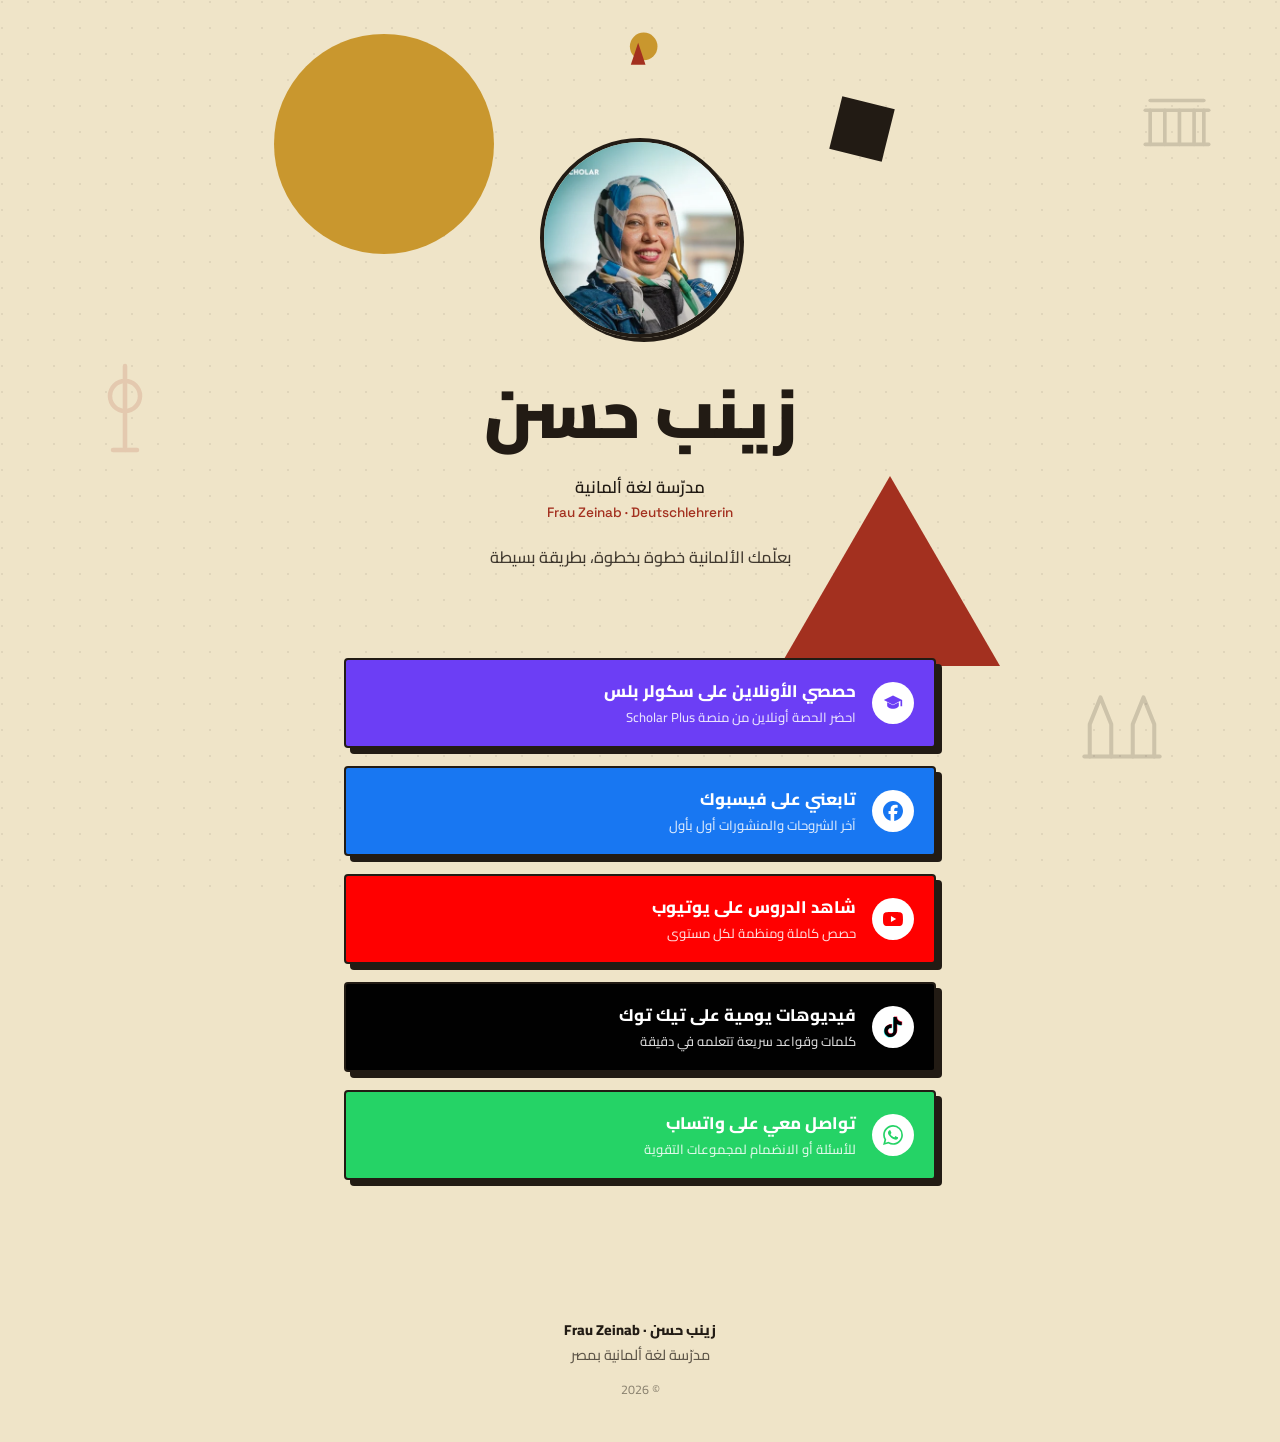
<file: index.html>
<!DOCTYPE html>
<html lang="ar" dir="rtl">
<head>
<meta charset="UTF-8">
<meta name="viewport" content="width=device-width, initial-scale=1">
<title>Frau Zeinab | زينب حسن – مدرّسة لغة ألمانية (Deutschlehrerin)</title>
<meta name="description" content="Frau Zeinab (فراو زينب / Frau Zeinb) – زينب حسن، مدرّسة لغة ألمانية في مصر. دروس أونلاين وشروحات على يوتيوب وتيك توك وفيسبوك، وتواصل مباشر على واتساب.">
<link rel="canonical" href="https://frauzeinb.github.io/Zeinb_Hasan/">

<meta name="google-site-verification" content="QSl1QVHrtYs1H3lke-tbcbSsj3ojiyqwpzMKCUJRWHs" />

<meta property="og:type" content="website">
<meta property="og:locale" content="ar_EG">
<meta property="og:site_name" content="Frau Zeinab – زينب حسن">
<meta property="og:title" content="Frau Zeinab | زينب حسن – مدرّسة لغة ألمانية">
<meta property="og:description" content="بعلّمك الألمانية خطوة بخطوة، بطريقة بسيطة. تابعي دروس Frau Zeinab على يوتيوب وتيك توك وفيسبوك.">
<meta property="og:url" content="https://frauzeinb.github.io/Zeinb_Hasan/">
<meta property="og:image" content="https://frauzeinb.github.io/Zeinb_Hasan/Images/zeinab.webp">
<meta name="twitter:card" content="summary">

<script type="application/ld+json">
{
  "@context": "https://schema.org",
  "@type": "Person",
  "name": "زينب حسن",
  "alternateName": ["Frau Zeinab", "Frau Zeinb", "فراو زينب"],
  "jobTitle": "مدرّسة لغة ألمانية",
  "description": "مدرّسة لغة ألمانية في مصر (Deutschlehrerin)",
  "url": "https://frauzeinb.github.io/Zeinb_Hasan/",
  "image": "https://frauzeinb.github.io/Zeinb_Hasan/Images/zeinab.webp",
  "sameAs": [
    "https://www.facebook.com/share/18jd1ZfiUt/",
    "https://youtube.com/@zeinabhassan-k5b",
    "https://www.tiktok.com/@alkabira_frau_zeinab"
  ]
}
</script>

<link rel="preconnect" href="https://fonts.googleapis.com">
<link rel="preconnect" href="https://fonts.gstatic.com" crossorigin>
<link href="https://fonts.googleapis.com/css2?family=Cairo:wght@500;600;800;900&family=Space+Grotesk:wght@500;700&display=swap" rel="stylesheet">
<link rel="stylesheet" href="style.css">
<link rel="icon" type="image/png" sizes="32x32" href="favicon-32.png?v=3">
<link rel="icon" type="image/png" sizes="192x192" href="favicon-192.png?v=3">
<link rel="icon" type="image/x-icon" href="favicon.ico?v=3">
<link rel="apple-touch-icon" href="apple-touch-icon.png?v=3">
</head>
<body>

<div class="landmarks" aria-hidden="true">
  <div class="landmark landmark--gate">
    <svg viewBox="0 0 64 64" fill="none" stroke="currentColor" stroke-width="3" stroke-linecap="round">
      <line x1="10" y1="52" x2="10" y2="24"/>
      <line x1="22" y1="52" x2="22" y2="24"/>
      <line x1="34" y1="52" x2="34" y2="24"/>
      <line x1="46" y1="52" x2="46" y2="24"/>
      <line x1="54" y1="52" x2="54" y2="24"/>
      <line x1="6" y1="24" x2="58" y2="24"/>
      <line x1="10" y1="16" x2="54" y2="16"/>
      <line x1="6" y1="52" x2="58" y2="52"/>
    </svg>
  </div>
  <div class="landmark landmark--tower">
    <svg viewBox="0 0 64 64" fill="none" stroke="currentColor" stroke-width="3" stroke-linecap="round">
      <line x1="32" y1="60" x2="32" y2="10"/>
      <circle cx="32" cy="24" r="10"/>
      <line x1="32" y1="10" x2="32" y2="4"/>
      <line x1="24" y1="60" x2="40" y2="60"/>
    </svg>
  </div>
  <div class="landmark landmark--dom">
    <svg viewBox="0 0 64 64" fill="none" stroke="currentColor" stroke-width="3" stroke-linecap="round" stroke-linejoin="round">
      <polyline points="8,54 8,30 16,10 24,30 24,54"/>
      <polyline points="40,54 40,30 48,10 56,30 56,54"/>
      <line x1="4" y1="54" x2="60" y2="54"/>
    </svg>
  </div>
</div>

<header>
  <svg class="mark" viewBox="0 0 100 100" role="img" aria-label="شعار زينب حسن">
    <circle cx="58" cy="40" r="30" fill="var(--gold, #c9972e)"></circle>
    <polygon points="30,80 62,80 46,32" fill="var(--red, #a3301f)"></polygon>
  </svg>
</header>

<main>
  <section class="hero">
    <div class="shape circle" aria-hidden="true"></div>
    <div class="shape triangle" aria-hidden="true"></div>
    <div class="shape square" aria-hidden="true"></div>

    <div class="avatar">
      <img src="Images/zeinab.webp" alt="Frau Zeinab – صورة زينب حسن، مدرّسة اللغة الألمانية" loading="lazy">
    </div>

    <h1>زينب حسن</h1>
    <p class="role">مدرّسة لغة ألمانية<span class="de" lang="de">Frau Zeinab · Deutschlehrerin</span></p>
    <p class="tagline">بعلّمك الألمانية خطوة بخطوة، بطريقة بسيطة</p>
  </section>

  <section class="links" aria-label="روابط التواصل">
    <a class="tile tile--scholar" href="https://scholar-plus.co/#/" target="_blank" rel="noopener">
      <span class="tile-icon" aria-hidden="true">
        <svg viewBox="0 0 24 24" xmlns="http://www.w3.org/2000/svg">
          <path fill="currentColor" d="M12 3 1 8.5 12 14l9-4.64V16h2V8.5L12 3Zm-7 8.18V15c0 2.21 3.13 4 7 4s7-1.79 7-4v-3.82l-7 3.64-7-3.64Z"/>
        </svg>
      </span>
      <span class="tile-text">
        <strong>حصصي الأونلاين على سكولر بلس</strong>
        <small>احضر الحصة أونلاين من منصة Scholar Plus</small>
      </span>
    </a>

    <a class="tile tile--facebook" href="https://www.facebook.com/share/18jd1ZfiUt/" target="_blank" rel="noopener">
      <span class="tile-icon" aria-hidden="true">
        <svg viewBox="0 0 24 24" xmlns="http://www.w3.org/2000/svg">
          <path fill="currentColor" d="M9.101 23.691v-7.98H6.627v-3.667h2.474v-1.58c0-4.085 1.848-5.978 5.858-5.978.401 0 .955.042 1.468.103a8.68 8.68 0 0 1 1.141.195v3.325a8.623 8.623 0 0 0-.653-.036 26.805 26.805 0 0 0-.733-.009c-.707 0-1.259.096-1.675.309a1.686 1.686 0 0 0-.679.622c-.258.42-.374.995-.374 1.752v1.297h3.919l-.386 2.103-.287 1.564h-3.246v8.245C19.396 23.238 24 18.179 24 12.044c0-6.627-5.373-12-12-12s-12 5.373-12 12c0 5.628 3.874 10.35 9.101 11.647Z"/>
        </svg>
      </span>
      <span class="tile-text">
        <strong>تابعني على فيسبوك</strong>
        <small>آخر الشروحات والمنشورات أول بأول</small>
      </span>
    </a>

    <a class="tile tile--youtube" href="https://youtube.com/@zeinabhassan-k5b?si=cRQui73JrjEG9nKo" target="_blank" rel="noopener">
      <span class="tile-icon" aria-hidden="true">
        <svg viewBox="0 0 24 24" xmlns="http://www.w3.org/2000/svg">
          <path fill="currentColor" d="M23.498 6.186a3.016 3.016 0 0 0-2.122-2.136C19.505 3.545 12 3.545 12 3.545s-7.505 0-9.377.505A3.017 3.017 0 0 0 .502 6.186C0 8.07 0 12 0 12s0 3.93.502 5.814a3.016 3.016 0 0 0 2.122 2.136c1.871.505 9.376.505 9.376.505s7.505 0 9.377-.505a3.015 3.015 0 0 0 2.122-2.136C24 15.93 24 12 24 12s0-3.93-.502-5.814zM9.545 15.568V8.432L15.818 12l-6.273 3.568z"/>
        </svg>
      </span>
      <span class="tile-text">
        <strong>شاهد الدروس على يوتيوب</strong>
        <small>حصص كاملة ومنظمة لكل مستوى</small>
      </span>
    </a>

    <a class="tile tile--tiktok" href="https://www.tiktok.com/@alkabira_frau_zeinab?_t=zs-8tv0kh1dloj&_r=1" target="_blank" rel="noopener">
      <span class="tile-icon" aria-hidden="true">
        <svg viewBox="0 0 24 24" xmlns="http://www.w3.org/2000/svg">
          <path class="tt-cyan" d="M12.525.02c1.31-.02 2.61-.01 3.91-.02.08 1.53.63 3.09 1.75 4.17 1.12 1.11 2.7 1.62 4.24 1.79v4.03c-1.44-.05-2.89-.35-4.2-.97-.57-.26-1.1-.59-1.62-.93-.01 2.92.01 5.84-.02 8.75-.08 1.4-.54 2.79-1.35 3.94-1.31 1.92-3.58 3.17-5.91 3.21-1.43.08-2.86-.31-4.08-1.03-2.02-1.19-3.44-3.37-3.65-5.71-.02-.5-.03-1-.01-1.49.18-1.9 1.12-3.72 2.58-4.96 1.66-1.44 3.98-2.13 6.15-1.72.02 1.48-.04 2.96-.04 4.44-.99-.32-2.15-.23-3.02.37-.63.41-1.11 1.04-1.36 1.75-.21.51-.15 1.07-.14 1.61.24 1.64 1.82 3.02 3.5 2.87 1.12-.01 2.19-.66 2.77-1.61.19-.33.4-.67.41-1.06.1-1.79.06-3.57.07-5.36.01-4.03-.01-8.05.02-12.07z"/>
          <path class="tt-pink" d="M12.525.02c1.31-.02 2.61-.01 3.91-.02.08 1.53.63 3.09 1.75 4.17 1.12 1.11 2.7 1.62 4.24 1.79v4.03c-1.44-.05-2.89-.35-4.2-.97-.57-.26-1.1-.59-1.62-.93-.01 2.92.01 5.84-.02 8.75-.08 1.4-.54 2.79-1.35 3.94-1.31 1.92-3.58 3.17-5.91 3.21-1.43.08-2.86-.31-4.08-1.03-2.02-1.19-3.44-3.37-3.65-5.71-.02-.5-.03-1-.01-1.49.18-1.9 1.12-3.72 2.58-4.96 1.66-1.44 3.98-2.13 6.15-1.72.02 1.48-.04 2.96-.04 4.44-.99-.32-2.15-.23-3.02.37-.63.41-1.11 1.04-1.36 1.75-.21.51-.15 1.07-.14 1.61.24 1.64 1.82 3.02 3.5 2.87 1.12-.01 2.19-.66 2.77-1.61.19-.33.4-.67.41-1.06.1-1.79.06-3.57.07-5.36.01-4.03-.01-8.05.02-12.07z"/>
          <path class="tt-main" d="M12.525.02c1.31-.02 2.61-.01 3.91-.02.08 1.53.63 3.09 1.75 4.17 1.12 1.11 2.7 1.62 4.24 1.79v4.03c-1.44-.05-2.89-.35-4.2-.97-.57-.26-1.1-.59-1.62-.93-.01 2.92.01 5.84-.02 8.75-.08 1.4-.54 2.79-1.35 3.94-1.31 1.92-3.58 3.17-5.91 3.21-1.43.08-2.86-.31-4.08-1.03-2.02-1.19-3.44-3.37-3.65-5.71-.02-.5-.03-1-.01-1.49.18-1.9 1.12-3.72 2.58-4.96 1.66-1.44 3.98-2.13 6.15-1.72.02 1.48-.04 2.96-.04 4.44-.99-.32-2.15-.23-3.02.37-.63.41-1.11 1.04-1.36 1.75-.21.51-.15 1.07-.14 1.61.24 1.64 1.82 3.02 3.5 2.87 1.12-.01 2.19-.66 2.77-1.61.19-.33.4-.67.41-1.06.1-1.79.06-3.57.07-5.36.01-4.03-.01-8.05.02-12.07z"/>
        </svg>
      </span>
      <span class="tile-text">
        <strong>فيديوهات يومية على تيك توك</strong>
        <small>كلمات وقواعد سريعة تتعلمه في دقيقة</small>
      </span>
    </a>

    <a class="tile tile--whatsapp" href="https://wa.link/e1ibyf" target="_blank" rel="noopener">
      <span class="tile-icon" aria-hidden="true">
        <svg viewBox="0 0 24 24" xmlns="http://www.w3.org/2000/svg">
          <path fill="currentColor" d="M17.472 14.382c-.297-.149-1.758-.867-2.03-.967-.273-.099-.471-.148-.67.15-.197.297-.767.966-.94 1.164-.173.199-.347.223-.644.075-.297-.15-1.255-.463-2.39-1.475-.883-.788-1.48-1.761-1.653-2.059-.173-.297-.018-.458.13-.606.134-.133.298-.347.446-.52.149-.174.198-.298.298-.497.099-.198.05-.371-.025-.52-.075-.149-.669-1.612-.916-2.207-.242-.579-.487-.5-.669-.51-.173-.008-.371-.01-.57-.01-.198 0-.52.074-.792.372-.272.297-1.04 1.016-1.04 2.479 0 1.462 1.065 2.875 1.213 3.074.149.198 2.096 3.2 5.077 4.487.709.306 1.262.489 1.694.625.712.227 1.36.195 1.871.118.571-.085 1.758-.719 2.006-1.413.248-.694.248-1.289.173-1.413-.074-.124-.272-.198-.57-.347m-5.421 7.403h-.004a9.87 9.87 0 0 1-5.031-1.378l-.361-.214-3.741.982.998-3.648-.235-.374a9.86 9.86 0 0 1-1.51-5.26c.001-5.45 4.436-9.884 9.888-9.884 2.64 0 5.122 1.03 6.988 2.898a9.825 9.825 0 0 1 2.893 6.994c-.003 5.45-4.437 9.884-9.885 9.884m8.413-18.297A11.815 11.815 0 0 0 12.05 0C5.495 0 .16 5.335.157 11.892c0 2.096.547 4.142 1.588 5.945L.057 24l6.305-1.654a11.882 11.882 0 0 0 5.683 1.448h.005c6.554 0 11.89-5.335 11.893-11.893a11.821 11.821 0 0 0-3.48-8.413Z"/>
        </svg>
      </span>
      <span class="tile-text">
        <strong>تواصل معي على واتساب</strong>
        <small>للأسئلة أو الانضمام لمجموعات التقوية</small>
      </span>
    </a>
  </section>
</main>

<footer>
  <p class="top-name">زينب حسن · Frau Zeinab</p>
  <p class="sub">مدرّسة لغة ألمانية بمصر</p>
  <p class="year">© <span id="year"></span></p>
</footer>

<script src="script.js"></script>

</body>
</html>
</file>
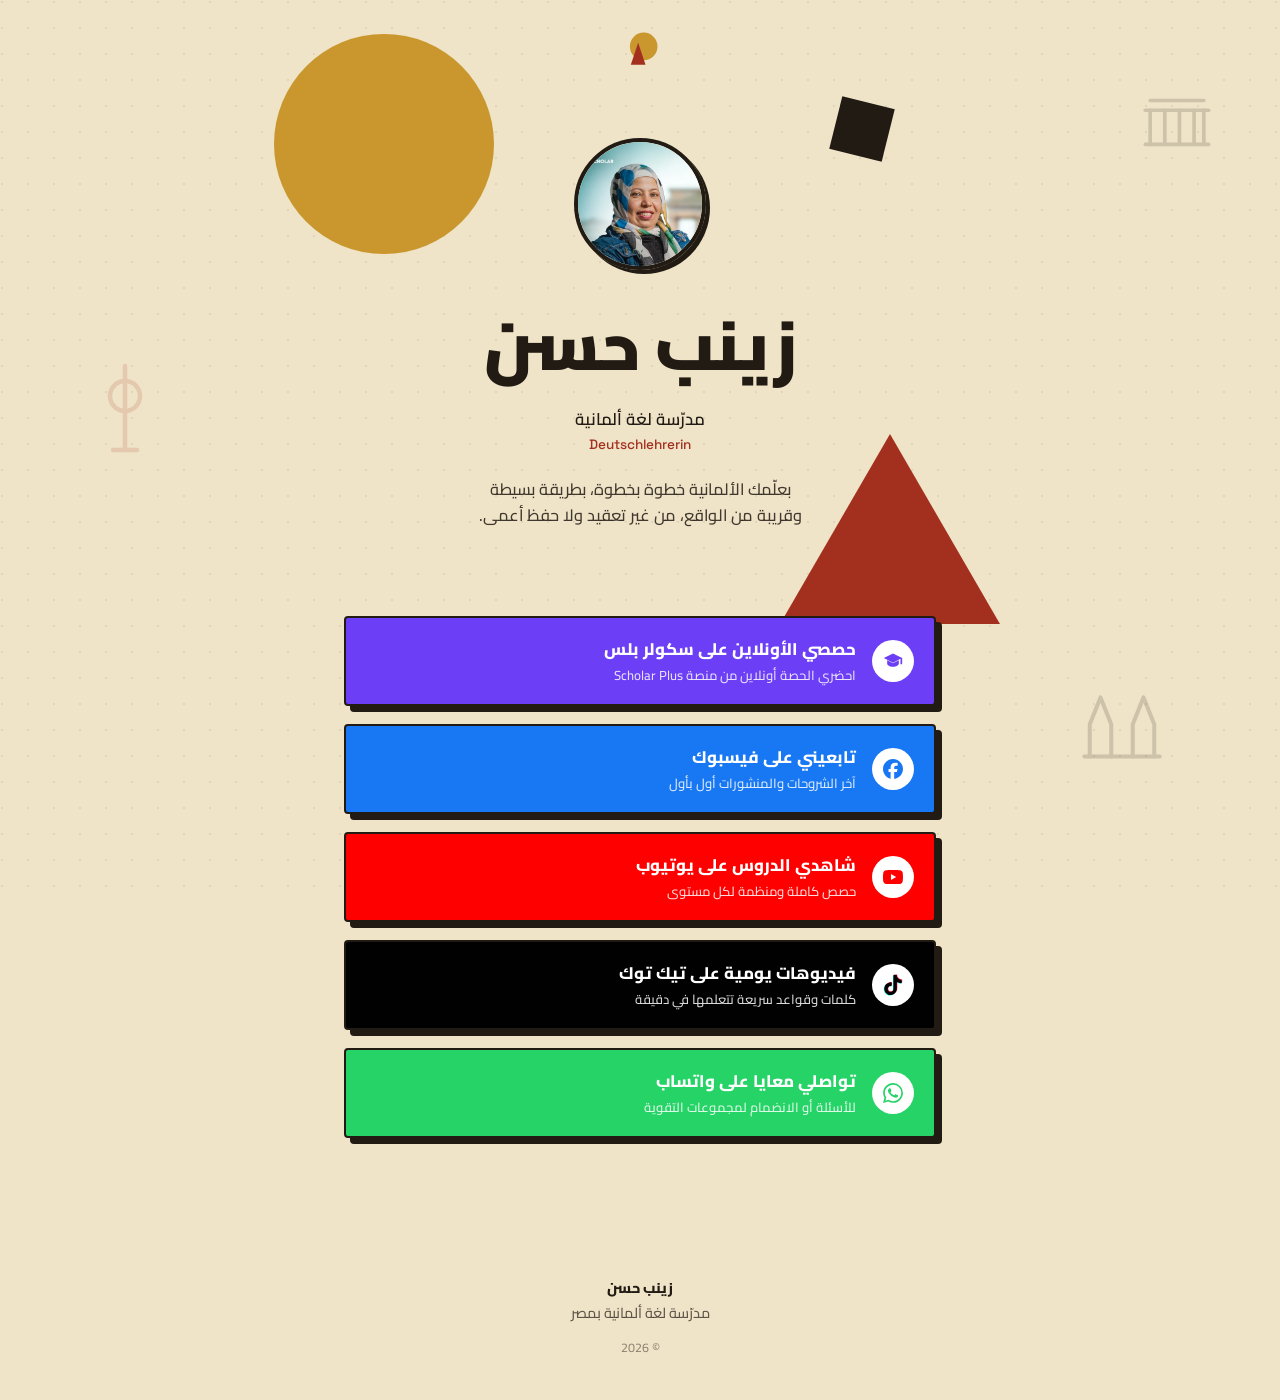
<file: zeinab-hasan.html>
<!DOCTYPE html>
<html lang="ar" dir="rtl">
<head>
<meta charset="UTF-8">
<meta name="viewport" content="width=device-width, initial-scale=1">
<title>زينب حسن</title>
<meta name="description" content="زينب حسن، مدرّسة لغة ألمانية. تابعيني على فيسبوك ويوتيوب وتيك توك، أو تواصلي معايا مباشرة على واتساب.">
<link rel="preconnect" href="https://fonts.googleapis.com">
<link rel="preconnect" href="https://fonts.gstatic.com" crossorigin>
<link href="https://fonts.googleapis.com/css2?family=Cairo:wght@500;600;800;900&family=Space+Grotesk:wght@500;700&display=swap" rel="stylesheet">
<link rel="icon" type="image/png" sizes="32x32" href="favicon-32.png?v=3">
<link rel="icon" type="image/png" sizes="192x192" href="favicon-192.png?v=3">
<link rel="icon" type="image/x-icon" href="favicon.ico?v=3">
<link rel="apple-touch-icon" href="apple-touch-icon.png?v=3">
<style>
:root{
  --ink:#221b14;
  --paper:#efe4c8;
  --paper-2:#e6d7ac;
  --red:#a3301f;
  --gold:#c9972e;
  --cream:#f8f1de;
  --line: rgba(34,27,20,0.14);
  --shadow: 6px 6px 0 var(--ink);
  --shadow-sm: 4px 4px 0 var(--ink);

  /* ألوان البراندات الأصلية لكل منصة */
  --facebook:#1877F2;
  --youtube:#FF0000;
  --tiktok:#010101;
  --tiktok-cyan:#25F4EE;
  --tiktok-pink:#FE2C55;
  --whatsapp:#25D366;
  --scholar:#6C3EF5;
}

*{ box-sizing:border-box; }

html{ scroll-behavior:smooth; }

body{
  margin:0;
  background:var(--paper);
  color:var(--ink);
  font-family:"Cairo", sans-serif;
  line-height:1.6;
  overflow-x:hidden;
  position:relative;
}

body::before{
  content:"";
  position:fixed;
  inset:0;
  pointer-events:none;
  z-index:0;
  background-image:
    radial-gradient(circle at 2px 2px, rgba(34,27,20,0.14) 1.4px, transparent 0);
  background-size:26px 26px;
  opacity:0.5;
}

.de{
  font-family:"Space Grotesk", sans-serif;
  font-weight:500;
}

.landmarks{
  position:fixed;
  inset:0;
  z-index:0;
  pointer-events:none;
}

.landmark{
  position:absolute;
  color:var(--ink);
  opacity:0.16;
}

.landmark svg{ width:100%; height:100%; display:block; }

.landmark--gate{ width:78px; height:78px; top:9%; inset-inline-start:5%; animation:float-a 8s ease-in-out infinite; }
.landmark--tower{ width:96px; height:96px; top:40%; inset-inline-end:6%; color:var(--red); opacity:0.14; animation:float-b 9.5s ease-in-out infinite; }
.landmark--dom{ width:86px; height:86px; top:76%; inset-inline-start:9%; animation:float-a 7s ease-in-out infinite 1s; }

@keyframes float-a{ 0%,100%{ transform:translateY(0); } 50%{ transform:translateY(-14px); } }
@keyframes float-b{ 0%,100%{ transform:translateY(0); } 50%{ transform:translateY(12px); } }

@media (max-width:700px){
  .landmarks{ display:none; }
}

.avatar{
  width:132px; height:132px;
  margin:0 auto 22px;
  border-radius:50%;
  border:4px solid var(--ink);
  box-shadow:var(--shadow-sm);
  overflow:hidden;
  position:relative;
  opacity:0;
  transform:scale(0.7) rotate(-8deg);
  animation:ring-in 0.7s cubic-bezier(.16,1,.3,1) 0.05s forwards;
}

.avatar img{
  width:100%; height:100%;
  object-fit:cover;
  display:block;
}

header{
  position:relative;
  z-index:2;
  display:flex;
  justify-content:center;
  padding:28px 24px 0;
}

.mark{ width:46px; height:46px; display:block; }

main{
  position:relative;
  z-index:1;
  max-width:640px;
  margin:0 auto;
  padding:0 24px 80px;
}

.hero{
  position:relative;
  padding:64px 12px 40px;
  text-align:center;
  overflow:visible;
}

.shape{
  position:absolute;
  z-index:0;
}

.shape.circle{
  width:220px; height:220px;
  background:var(--gold);
  border-radius:50%;
  top:-40px;
  inset-inline-end:-70px;
  opacity:0;
  transform:scale(0.4);
  animation:pop-in 0.7s cubic-bezier(.2,.9,.3,1.3) 0.15s forwards;
}

.shape.triangle{
  width:0; height:0;
  border-inline-start:110px solid transparent;
  border-inline-end:110px solid transparent;
  border-bottom:190px solid var(--red);
  bottom:-56px;
  inset-inline-start:-64px;
  opacity:0;
  transform:translateY(40px);
  animation:slide-up 0.7s cubic-bezier(.2,.9,.3,1) 0.35s forwards;
}

.shape.square{
  width:54px; height:54px;
  background:var(--ink);
  top:28px;
  inset-inline-start:8%;
  opacity:0;
  transform:rotate(0deg) scale(0.5);
  animation:twist-in 0.6s ease-out 0.55s forwards;
}

@keyframes pop-in{ to{ opacity:1; transform:scale(1); } }
@keyframes slide-up{ to{ opacity:1; transform:translateY(0); } }
@keyframes twist-in{ to{ opacity:1; transform:rotate(14deg) scale(1); } }
@keyframes reveal-up{
  from{ opacity:0; transform:translateY(22px); filter:blur(4px); }
  to{ opacity:1; transform:translateY(0); filter:blur(0); }
}
@keyframes ring-in{
  from{ opacity:0; transform:scale(0.7) rotate(-8deg); }
  to{ opacity:1; transform:scale(1) rotate(0deg); }
}
@keyframes tile-in{
  from{ opacity:0; transform:translateY(26px) scale(0.97); }
  to{ opacity:1; transform:translateY(0) scale(1); }
}

.hero h1{
  position:relative;
  font-size:clamp(2.6rem, 9vw, 4.2rem);
  font-weight:900;
  margin:0 0 6px;
  letter-spacing:-0.01em;
  opacity:0;
  animation:reveal-up 0.7s cubic-bezier(.16,1,.3,1) 0.2s forwards;
}

.hero .role{
  position:relative;
  margin:0 0 4px;
  font-size:1.05rem;
  font-weight:600;
  opacity:0;
  animation:reveal-up 0.7s cubic-bezier(.16,1,.3,1) 0.34s forwards;
}

.hero .role .de{
  display:block;
  font-size:0.85rem;
  font-weight:500;
  color:var(--red);
  margin-top:2px;
}

.hero .tagline{
  position:relative;
  max-width:38ch;
  margin:20px auto 0;
  font-size:1.02rem;
  font-weight:500;
  color:rgba(34,27,20,0.85);
  opacity:0;
  animation:reveal-up 0.7s cubic-bezier(.16,1,.3,1) 0.48s forwards;
}

.links{
  display:flex;
  flex-direction:column;
  gap:18px;
  margin-top:48px;
}

.tile{
  display:flex;
  align-items:center;
  gap:16px;
  padding:18px 20px;
  text-decoration:none;
  color:var(--ink);
  border:2px solid var(--ink);
  border-radius:4px;
  background:var(--cream);
  box-shadow:var(--shadow);
  transform:translate(0,0);
  transition:transform 0.15s ease, box-shadow 0.15s ease;
  opacity:0;
  animation:tile-in 0.6s cubic-bezier(.16,1,.3,1) forwards;
}

.tile:nth-child(1){ animation-delay:0.62s; }
.tile:nth-child(2){ animation-delay:0.72s; }
.tile:nth-child(3){ animation-delay:0.82s; }
.tile:nth-child(4){ animation-delay:0.92s; }
.tile:nth-child(5){ animation-delay:1.02s; }
.tile:nth-child(n+6){ animation-delay:1.12s; }

.tile:hover, .tile:focus-visible{
  transform:translate(-3px,-3px);
  box-shadow:9px 9px 0 var(--ink);
}

.tile:active{
  transform:translate(0,0);
  box-shadow:2px 2px 0 var(--ink);
}

.tile:focus-visible{
  outline:3px solid var(--ink);
  outline-offset:3px;
}

.tile--facebook{ background:var(--facebook); color:#fff; border-color:var(--ink); }
.tile--youtube{ background:var(--youtube); color:#fff; border-color:var(--ink); }
.tile--tiktok{ background:var(--tiktok); color:#fff; border-color:var(--ink); }
.tile--whatsapp{ background:var(--whatsapp); color:#fff; border-color:var(--ink); }
.tile--scholar{ background:var(--scholar); color:#fff; border-color:var(--ink); }

.tile-icon{
  flex:none;
  width:42px; height:42px;
  display:flex;
  align-items:center;
  justify-content:center;
  border-radius:50%;
  background:var(--ink);
  color:var(--paper);
}

.tile--facebook .tile-icon{ background:#fff; color:var(--facebook); }
.tile--youtube .tile-icon{ background:#fff; color:var(--youtube); }
.tile--tiktok .tile-icon{ background:#fff; color:var(--tiktok); }
.tile--whatsapp .tile-icon{ background:#fff; color:var(--whatsapp); }
.tile--scholar .tile-icon{ background:#fff; color:var(--scholar); }

.tile-icon svg{ width:20px; height:20px; overflow:visible; }

/* تأثير التدرّج اللوني المميز لشعار تيك توك */
.tile--tiktok .tile-icon .tt-cyan{ fill:var(--tiktok-cyan); transform:translate(-0.6px,0.6px); }
.tile--tiktok .tile-icon .tt-pink{ fill:var(--tiktok-pink); transform:translate(0.6px,-0.6px); }
.tile--tiktok .tile-icon .tt-main{ fill:currentColor; }

.tile-text{ display:flex; flex-direction:column; gap:2px; text-align:start; }
.tile-text strong{ font-size:1.05rem; font-weight:800; }
.tile-text small{ font-size:0.82rem; font-weight:500; opacity:0.85; }

footer{
  position:relative;
  z-index:1;
  text-align:center;
  padding:56px 24px 40px;
  font-size:0.9rem;
}

footer p{ margin:2px 0; }
footer .top-name{ font-weight:800; }
footer .sub{ font-weight:500; color:rgba(34,27,20,0.7); }
footer .year{ margin-top:14px; font-size:0.78rem; color:rgba(34,27,20,0.5); }

@media (max-width:480px){
  .shape.circle{ width:150px; height:150px; top:-30px; inset-inline-end:-50px; }
  .shape.triangle{
    border-inline-start:70px solid transparent;
    border-inline-end:70px solid transparent;
    border-bottom:120px solid var(--red);
    bottom:-30px; inset-inline-start:-40px;
  }
  .shape.square{ width:38px; height:38px; }
  .hero{ padding-top:48px; }
}

@media (prefers-reduced-motion: reduce){
  .shape{ animation:none !important; opacity:1 !important; transform:none !important; }
  .shape.square{ transform:rotate(14deg) !important; }
  .tile{ transition:none; animation:none !important; opacity:1 !important; transform:none !important; }
  .landmark{ animation:none !important; }
  .avatar{ animation:none !important; opacity:1 !important; transform:none !important; }
  .hero h1, .hero .role, .hero .tagline{ animation:none !important; opacity:1 !important; transform:none !important; filter:none !important; }
}

</style>
</head>
<body>

<div class="landmarks" aria-hidden="true">
  <div class="landmark landmark--gate">
    <svg viewBox="0 0 64 64" fill="none" stroke="currentColor" stroke-width="3" stroke-linecap="round">
      <line x1="10" y1="52" x2="10" y2="24"/>
      <line x1="22" y1="52" x2="22" y2="24"/>
      <line x1="34" y1="52" x2="34" y2="24"/>
      <line x1="46" y1="52" x2="46" y2="24"/>
      <line x1="54" y1="52" x2="54" y2="24"/>
      <line x1="6" y1="24" x2="58" y2="24"/>
      <line x1="10" y1="16" x2="54" y2="16"/>
      <line x1="6" y1="52" x2="58" y2="52"/>
    </svg>
  </div>
  <div class="landmark landmark--tower">
    <svg viewBox="0 0 64 64" fill="none" stroke="currentColor" stroke-width="3" stroke-linecap="round">
      <line x1="32" y1="60" x2="32" y2="10"/>
      <circle cx="32" cy="24" r="10"/>
      <line x1="32" y1="10" x2="32" y2="4"/>
      <line x1="24" y1="60" x2="40" y2="60"/>
    </svg>
  </div>
  <div class="landmark landmark--dom">
    <svg viewBox="0 0 64 64" fill="none" stroke="currentColor" stroke-width="3" stroke-linecap="round" stroke-linejoin="round">
      <polyline points="8,54 8,30 16,10 24,30 24,54"/>
      <polyline points="40,54 40,30 48,10 56,30 56,54"/>
      <line x1="4" y1="54" x2="60" y2="54"/>
    </svg>
  </div>
</div>

<header>
  <svg class="mark" viewBox="0 0 100 100" role="img" aria-label="شعار زينب حسن">
    <circle cx="58" cy="40" r="30" fill="var(--gold, #c9972e)"></circle>
    <polygon points="30,80 62,80 46,32" fill="var(--red, #a3301f)"></polygon>
  </svg>
</header>

<main>
  <section class="hero">
    <div class="shape circle" aria-hidden="true"></div>
    <div class="shape triangle" aria-hidden="true"></div>
    <div class="shape square" aria-hidden="true"></div>

    <div class="avatar">
      <img src="Images/zeinab.webp" alt="صورة زينب حسن" loading="lazy">
    </div>

    <h1>زينب حسن</h1>
    <p class="role">مدرّسة لغة ألمانية<span class="de" lang="de">Deutschlehrerin</span></p>
    <p class="tagline">بعلّمك الألمانية خطوة بخطوة، بطريقة بسيطة وقريبة من الواقع، من غير تعقيد ولا حفظ أعمى.</p>
  </section>

  <section class="links" aria-label="روابط التواصل">
    <a class="tile tile--scholar" href="https://scholar-plus.co/#/" target="_blank" rel="noopener">
      <span class="tile-icon" aria-hidden="true">
        <svg viewBox="0 0 24 24" xmlns="http://www.w3.org/2000/svg">
          <path fill="currentColor" d="M12 3 1 8.5 12 14l9-4.64V16h2V8.5L12 3Zm-7 8.18V15c0 2.21 3.13 4 7 4s7-1.79 7-4v-3.82l-7 3.64-7-3.64Z"/>
        </svg>
      </span>
      <span class="tile-text">
        <strong>حصصي الأونلاين على سكولر بلس</strong>
        <small>احضري الحصة أونلاين من منصة Scholar Plus</small>
      </span>
    </a>

    <a class="tile tile--facebook" href="https://www.facebook.com/share/18jd1ZfiUt/" target="_blank" rel="noopener">
      <span class="tile-icon" aria-hidden="true">
        <svg viewBox="0 0 24 24" xmlns="http://www.w3.org/2000/svg">
          <path fill="currentColor" d="M9.101 23.691v-7.98H6.627v-3.667h2.474v-1.58c0-4.085 1.848-5.978 5.858-5.978.401 0 .955.042 1.468.103a8.68 8.68 0 0 1 1.141.195v3.325a8.623 8.623 0 0 0-.653-.036 26.805 26.805 0 0 0-.733-.009c-.707 0-1.259.096-1.675.309a1.686 1.686 0 0 0-.679.622c-.258.42-.374.995-.374 1.752v1.297h3.919l-.386 2.103-.287 1.564h-3.246v8.245C19.396 23.238 24 18.179 24 12.044c0-6.627-5.373-12-12-12s-12 5.373-12 12c0 5.628 3.874 10.35 9.101 11.647Z"/>
        </svg>
      </span>
      <span class="tile-text">
        <strong>تابعيني على فيسبوك</strong>
        <small>آخر الشروحات والمنشورات أول بأول</small>
      </span>
    </a>

    <a class="tile tile--youtube" href="https://youtube.com/@zeinabhassan-k5b?si=cRQui73JrjEG9nKo" target="_blank" rel="noopener">
      <span class="tile-icon" aria-hidden="true">
        <svg viewBox="0 0 24 24" xmlns="http://www.w3.org/2000/svg">
          <path fill="currentColor" d="M23.498 6.186a3.016 3.016 0 0 0-2.122-2.136C19.505 3.545 12 3.545 12 3.545s-7.505 0-9.377.505A3.017 3.017 0 0 0 .502 6.186C0 8.07 0 12 0 12s0 3.93.502 5.814a3.016 3.016 0 0 0 2.122 2.136c1.871.505 9.376.505 9.376.505s7.505 0 9.377-.505a3.015 3.015 0 0 0 2.122-2.136C24 15.93 24 12 24 12s0-3.93-.502-5.814zM9.545 15.568V8.432L15.818 12l-6.273 3.568z"/>
        </svg>
      </span>
      <span class="tile-text">
        <strong>شاهدي الدروس على يوتيوب</strong>
        <small>حصص كاملة ومنظمة لكل مستوى</small>
      </span>
    </a>

    <a class="tile tile--tiktok" href="https://www.tiktok.com/@alkabira_frau_zeinab?_t=zs-8tv0kh1dloj&_r=1" target="_blank" rel="noopener">
      <span class="tile-icon" aria-hidden="true">
        <svg viewBox="0 0 24 24" xmlns="http://www.w3.org/2000/svg">
          <path class="tt-cyan" d="M12.525.02c1.31-.02 2.61-.01 3.91-.02.08 1.53.63 3.09 1.75 4.17 1.12 1.11 2.7 1.62 4.24 1.79v4.03c-1.44-.05-2.89-.35-4.2-.97-.57-.26-1.1-.59-1.62-.93-.01 2.92.01 5.84-.02 8.75-.08 1.4-.54 2.79-1.35 3.94-1.31 1.92-3.58 3.17-5.91 3.21-1.43.08-2.86-.31-4.08-1.03-2.02-1.19-3.44-3.37-3.65-5.71-.02-.5-.03-1-.01-1.49.18-1.9 1.12-3.72 2.58-4.96 1.66-1.44 3.98-2.13 6.15-1.72.02 1.48-.04 2.96-.04 4.44-.99-.32-2.15-.23-3.02.37-.63.41-1.11 1.04-1.36 1.75-.21.51-.15 1.07-.14 1.61.24 1.64 1.82 3.02 3.5 2.87 1.12-.01 2.19-.66 2.77-1.61.19-.33.4-.67.41-1.06.1-1.79.06-3.57.07-5.36.01-4.03-.01-8.05.02-12.07z"/>
          <path class="tt-pink" d="M12.525.02c1.31-.02 2.61-.01 3.91-.02.08 1.53.63 3.09 1.75 4.17 1.12 1.11 2.7 1.62 4.24 1.79v4.03c-1.44-.05-2.89-.35-4.2-.97-.57-.26-1.1-.59-1.62-.93-.01 2.92.01 5.84-.02 8.75-.08 1.4-.54 2.79-1.35 3.94-1.31 1.92-3.58 3.17-5.91 3.21-1.43.08-2.86-.31-4.08-1.03-2.02-1.19-3.44-3.37-3.65-5.71-.02-.5-.03-1-.01-1.49.18-1.9 1.12-3.72 2.58-4.96 1.66-1.44 3.98-2.13 6.15-1.72.02 1.48-.04 2.96-.04 4.44-.99-.32-2.15-.23-3.02.37-.63.41-1.11 1.04-1.36 1.75-.21.51-.15 1.07-.14 1.61.24 1.64 1.82 3.02 3.5 2.87 1.12-.01 2.19-.66 2.77-1.61.19-.33.4-.67.41-1.06.1-1.79.06-3.57.07-5.36.01-4.03-.01-8.05.02-12.07z"/>
          <path class="tt-main" d="M12.525.02c1.31-.02 2.61-.01 3.91-.02.08 1.53.63 3.09 1.75 4.17 1.12 1.11 2.7 1.62 4.24 1.79v4.03c-1.44-.05-2.89-.35-4.2-.97-.57-.26-1.1-.59-1.62-.93-.01 2.92.01 5.84-.02 8.75-.08 1.4-.54 2.79-1.35 3.94-1.31 1.92-3.58 3.17-5.91 3.21-1.43.08-2.86-.31-4.08-1.03-2.02-1.19-3.44-3.37-3.65-5.71-.02-.5-.03-1-.01-1.49.18-1.9 1.12-3.72 2.58-4.96 1.66-1.44 3.98-2.13 6.15-1.72.02 1.48-.04 2.96-.04 4.44-.99-.32-2.15-.23-3.02.37-.63.41-1.11 1.04-1.36 1.75-.21.51-.15 1.07-.14 1.61.24 1.64 1.82 3.02 3.5 2.87 1.12-.01 2.19-.66 2.77-1.61.19-.33.4-.67.41-1.06.1-1.79.06-3.57.07-5.36.01-4.03-.01-8.05.02-12.07z"/>
        </svg>
      </span>
      <span class="tile-text">
        <strong>فيديوهات يومية على تيك توك</strong>
        <small>كلمات وقواعد سريعة تتعلمها في دقيقة</small>
      </span>
    </a>

    <a class="tile tile--whatsapp" href="https://wa.link/e1ibyf" target="_blank" rel="noopener">
      <span class="tile-icon" aria-hidden="true">
        <svg viewBox="0 0 24 24" xmlns="http://www.w3.org/2000/svg">
          <path fill="currentColor" d="M17.472 14.382c-.297-.149-1.758-.867-2.03-.967-.273-.099-.471-.148-.67.15-.197.297-.767.966-.94 1.164-.173.199-.347.223-.644.075-.297-.15-1.255-.463-2.39-1.475-.883-.788-1.48-1.761-1.653-2.059-.173-.297-.018-.458.13-.606.134-.133.298-.347.446-.52.149-.174.198-.298.298-.497.099-.198.05-.371-.025-.52-.075-.149-.669-1.612-.916-2.207-.242-.579-.487-.5-.669-.51-.173-.008-.371-.01-.57-.01-.198 0-.52.074-.792.372-.272.297-1.04 1.016-1.04 2.479 0 1.462 1.065 2.875 1.213 3.074.149.198 2.096 3.2 5.077 4.487.709.306 1.262.489 1.694.625.712.227 1.36.195 1.871.118.571-.085 1.758-.719 2.006-1.413.248-.694.248-1.289.173-1.413-.074-.124-.272-.198-.57-.347m-5.421 7.403h-.004a9.87 9.87 0 0 1-5.031-1.378l-.361-.214-3.741.982.998-3.648-.235-.374a9.86 9.86 0 0 1-1.51-5.26c.001-5.45 4.436-9.884 9.888-9.884 2.64 0 5.122 1.03 6.988 2.898a9.825 9.825 0 0 1 2.893 6.994c-.003 5.45-4.437 9.884-9.885 9.884m8.413-18.297A11.815 11.815 0 0 0 12.05 0C5.495 0 .16 5.335.157 11.892c0 2.096.547 4.142 1.588 5.945L.057 24l6.305-1.654a11.882 11.882 0 0 0 5.683 1.448h.005c6.554 0 11.89-5.335 11.893-11.893a11.821 11.821 0 0 0-3.48-8.413Z"/>
        </svg>
      </span>
      <span class="tile-text">
        <strong>تواصلي معايا على واتساب</strong>
        <small>للأسئلة أو الانضمام لمجموعات التقوية</small>
      </span>
    </a>
  </section>
</main>

<footer>
  <p class="top-name">زينب حسن</p>
  <p class="sub">مدرّسة لغة ألمانية بمصر</p>
  <p class="year">© <span id="year"></span></p>
</footer>

<script>
  document.getElementById('year').textContent = new Date().getFullYear();

  const reduceMotion = window.matchMedia('(prefers-reduced-motion: reduce)').matches;
  const hero = document.querySelector('.hero');
  const shapes = document.querySelectorAll('.hero .shape');

  if (!reduceMotion && window.matchMedia('(hover: hover) and (pointer: fine)').matches) {
    const baseTransforms = {
      circle: 'scale(1)',
      triangle: 'translateY(0)',
      square: 'rotate(14deg) scale(1)'
    };

    hero.addEventListener('mousemove', (e) => {
      const rect = hero.getBoundingClientRect();
      const relX = (e.clientX - rect.left) / rect.width - 0.5;
      const relY = (e.clientY - rect.top) / rect.height - 0.5;

      shapes.forEach((shape, i) => {
        const depth = (i + 1) * 7;
        const key = shape.classList.contains('circle') ? 'circle'
          : shape.classList.contains('triangle') ? 'triangle' : 'square';
        const px = (relX * depth).toFixed(2);
        const py = (relY * depth).toFixed(2);
        shape.style.transform = `${baseTransforms[key]} translate(${px}px, ${py}px)`;
      });
    });

    hero.addEventListener('mouseleave', () => {
      shapes.forEach((shape) => {
        const key = shape.classList.contains('circle') ? 'circle'
          : shape.classList.contains('triangle') ? 'triangle' : 'square';
        shape.style.transform = baseTransforms[key];
      });
    });
  }
</script>

</body>
</html>
</file>
<file: style.css>
:root{
  --ink:#221b14;
  --paper:#efe4c8;
  --paper-2:#e6d7ac;
  --red:#a3301f;
  --gold:#c9972e;
  --cream:#f8f1de;
  --line: rgba(34,27,20,0.14);
  --shadow: 6px 6px 0 var(--ink);
  --shadow-sm: 4px 4px 0 var(--ink);

  /* ألوان البراندات الأصلية لكل منصة */
  --facebook:#1877F2;
  --youtube:#FF0000;
  --tiktok:#010101;
  --tiktok-cyan:#25F4EE;
  --tiktok-pink:#FE2C55;
  --whatsapp:#25D366;
  --scholar:#6C3EF5;
}

*{ box-sizing:border-box; }

html{ scroll-behavior:smooth; }

body{
  margin:0;
  background:var(--paper);
  color:var(--ink);
  font-family:"Cairo", sans-serif;
  line-height:1.6;
  overflow-x:hidden;
  position:relative;
}

body::before{
  content:"";
  position:fixed;
  inset:0;
  pointer-events:none;
  z-index:0;
  background-image:
    radial-gradient(circle at 2px 2px, rgba(34,27,20,0.14) 1.4px, transparent 0);
  background-size:26px 26px;
  opacity:0.5;
}

.de{
  font-family:"Space Grotesk", sans-serif;
  font-weight:500;
}

.landmarks{
  position:fixed;
  inset:0;
  z-index:0;
  pointer-events:none;
}

.landmark{
  position:absolute;
  color:var(--ink);
  opacity:0.16;
}

.landmark svg{ width:100%; height:100%; display:block; }

.landmark--gate{ width:78px; height:78px; top:9%; inset-inline-start:5%; animation:float-a 8s ease-in-out infinite; }
.landmark--tower{ width:96px; height:96px; top:40%; inset-inline-end:6%; color:var(--red); opacity:0.14; animation:float-b 9.5s ease-in-out infinite; }
.landmark--dom{ width:86px; height:86px; top:76%; inset-inline-start:9%; animation:float-a 7s ease-in-out infinite 1s; }

@keyframes float-a{ 0%,100%{ transform:translateY(0); } 50%{ transform:translateY(-14px); } }
@keyframes float-b{ 0%,100%{ transform:translateY(0); } 50%{ transform:translateY(12px); } }

@media (max-width:700px){
  .landmarks{ display:none; }
}

.avatar{
  width:200px; height:200px;
  margin:0 auto 22px;
  border-radius:50%;
  border:4px solid var(--ink);
  box-shadow:var(--shadow-sm);
  overflow:hidden;
  position:relative;
  opacity:0;
  transform:scale(0.7) rotate(-8deg);
  animation:ring-in 0.7s cubic-bezier(.16,1,.3,1) 0.05s forwards;
}

.avatar img{
  width:100%; height:100%;
  object-fit:cover;
  display:block;
}

header{
  position:relative;
  z-index:2;
  display:flex;
  justify-content:center;
  padding:28px 24px 0;
}

.mark{ width:46px; height:46px; display:block; }

main{
  position:relative;
  z-index:1;
  max-width:640px;
  margin:0 auto;
  padding:0 24px 80px;
}

.hero{
  position:relative;
  padding:64px 12px 40px;
  text-align:center;
  overflow:visible;
}

.shape{
  position:absolute;
  z-index:0;
}

.shape.circle{
  width:220px; height:220px;
  background:var(--gold);
  border-radius:50%;
  top:-40px;
  inset-inline-end:-70px;
  opacity:0;
  transform:scale(0.4);
  animation:pop-in 0.7s cubic-bezier(.2,.9,.3,1.3) 0.15s forwards;
}

.shape.triangle{
  width:0; height:0;
  border-inline-start:110px solid transparent;
  border-inline-end:110px solid transparent;
  border-bottom:190px solid var(--red);
  bottom:-56px;
  inset-inline-start:-64px;
  opacity:0;
  transform:translateY(40px);
  animation:slide-up 0.7s cubic-bezier(.2,.9,.3,1) 0.35s forwards;
}

.shape.square{
  width:54px; height:54px;
  background:var(--ink);
  top:28px;
  inset-inline-start:8%;
  opacity:0;
  transform:rotate(0deg) scale(0.5);
  animation:twist-in 0.6s ease-out 0.55s forwards;
}

@keyframes pop-in{ to{ opacity:1; transform:scale(1); } }
@keyframes slide-up{ to{ opacity:1; transform:translateY(0); } }
@keyframes twist-in{ to{ opacity:1; transform:rotate(14deg) scale(1); } }
@keyframes reveal-up{
  from{ opacity:0; transform:translateY(22px); filter:blur(4px); }
  to{ opacity:1; transform:translateY(0); filter:blur(0); }
}
@keyframes ring-in{
  from{ opacity:0; transform:scale(0.7) rotate(-8deg); }
  to{ opacity:1; transform:scale(1) rotate(0deg); }
}
@keyframes tile-in{
  from{ opacity:0; transform:translateY(26px) scale(0.97); }
  to{ opacity:1; transform:translateY(0) scale(1); }
}

.hero h1{
  position:relative;
  font-size:clamp(2.6rem, 9vw, 4.2rem);
  font-weight:900;
  margin:0 0 6px;
  letter-spacing:-0.01em;
  opacity:0;
  animation:reveal-up 0.7s cubic-bezier(.16,1,.3,1) 0.2s forwards;
}

.hero .role{
  position:relative;
  margin:0 0 4px;
  font-size:1.05rem;
  font-weight:600;
  opacity:0;
  animation:reveal-up 0.7s cubic-bezier(.16,1,.3,1) 0.34s forwards;
}

.hero .role .de{
  display:block;
  font-size:0.85rem;
  font-weight:500;
  color:var(--red);
  margin-top:2px;
}

.hero .tagline{
  position:relative;
  max-width:38ch;
  margin:20px auto 0;
  font-size:1.02rem;
  font-weight:500;
  color:rgba(34,27,20,0.85);
  opacity:0;
  animation:reveal-up 0.7s cubic-bezier(.16,1,.3,1) 0.48s forwards;
}

.links{
  display:flex;
  flex-direction:column;
  gap:18px;
  margin-top:48px;
}

.tile{
  display:flex;
  align-items:center;
  gap:16px;
  padding:18px 20px;
  text-decoration:none;
  color:var(--ink);
  border:2px solid var(--ink);
  border-radius:4px;
  background:var(--cream);
  box-shadow:var(--shadow);
  transform:translate(0,0);
  transition:transform 0.15s ease, box-shadow 0.15s ease;
  opacity:0;
  animation:tile-in 0.6s cubic-bezier(.16,1,.3,1) forwards;
}

.tile:nth-child(1){ animation-delay:0.62s; }
.tile:nth-child(2){ animation-delay:0.72s; }
.tile:nth-child(3){ animation-delay:0.82s; }
.tile:nth-child(4){ animation-delay:0.92s; }
.tile:nth-child(5){ animation-delay:1.02s; }
.tile:nth-child(n+6){ animation-delay:1.12s; }

.tile:hover, .tile:focus-visible{
  transform:translate(-3px,-3px);
  box-shadow:9px 9px 0 var(--ink);
}

.tile:active{
  transform:translate(0,0);
  box-shadow:2px 2px 0 var(--ink);
}

.tile:focus-visible{
  outline:3px solid var(--ink);
  outline-offset:3px;
}

.tile--facebook{ background:var(--facebook); color:#fff; border-color:var(--ink); }
.tile--youtube{ background:var(--youtube); color:#fff; border-color:var(--ink); }
.tile--tiktok{ background:var(--tiktok); color:#fff; border-color:var(--ink); }
.tile--whatsapp{ background:var(--whatsapp); color:#fff; border-color:var(--ink); }
.tile--scholar{ background:var(--scholar); color:#fff; border-color:var(--ink); }

.tile-icon{
  flex:none;
  width:42px; height:42px;
  display:flex;
  align-items:center;
  justify-content:center;
  border-radius:50%;
  background:var(--ink);
  color:var(--paper);
}

.tile--facebook .tile-icon{ background:#fff; color:var(--facebook); }
.tile--youtube .tile-icon{ background:#fff; color:var(--youtube); }
.tile--tiktok .tile-icon{ background:#fff; color:var(--tiktok); }
.tile--whatsapp .tile-icon{ background:#fff; color:var(--whatsapp); }
.tile--scholar .tile-icon{ background:#fff; color:var(--scholar); }

.tile-icon svg{ width:20px; height:20px; overflow:visible; }

/* تأثير التدرّج اللوني المميز لشعار تيك توك */
.tile--tiktok .tile-icon .tt-cyan{ fill:var(--tiktok-cyan); transform:translate(-0.6px,0.6px); }
.tile--tiktok .tile-icon .tt-pink{ fill:var(--tiktok-pink); transform:translate(0.6px,-0.6px); }
.tile--tiktok .tile-icon .tt-main{ fill:currentColor; }

.tile-text{ display:flex; flex-direction:column; gap:2px; text-align:start; }
.tile-text strong{ font-size:1.05rem; font-weight:800; }
.tile-text small{ font-size:0.82rem; font-weight:500; opacity:0.85; }

footer{
  position:relative;
  z-index:1;
  text-align:center;
  padding:56px 24px 40px;
  font-size:0.9rem;
}

footer p{ margin:2px 0; }
footer .top-name{ font-weight:800; }
footer .sub{ font-weight:500; color:rgba(34,27,20,0.7); }
footer .year{ margin-top:14px; font-size:0.78rem; color:rgba(34,27,20,0.5); }

@media (max-width:480px){
  .shape.circle{ width:150px; height:150px; top:-30px; inset-inline-end:-50px; }
  .shape.triangle{
    border-inline-start:70px solid transparent;
    border-inline-end:70px solid transparent;
    border-bottom:120px solid var(--red);
    bottom:-30px; inset-inline-start:-40px;
  }
  .shape.square{ width:38px; height:38px; }
  .hero{ padding-top:48px; }
}

@media (prefers-reduced-motion: reduce){
  .shape{ animation:none !important; opacity:1 !important; transform:none !important; }
  .shape.square{ transform:rotate(14deg) !important; }
  .tile{ transition:none; animation:none !important; opacity:1 !important; transform:none !important; }
  .landmark{ animation:none !important; }
  .avatar{ animation:none !important; opacity:1 !important; transform:none !important; }
  .hero h1, .hero .role, .hero .tagline{ animation:none !important; opacity:1 !important; transform:none !important; filter:none !important; }
}
</file>
